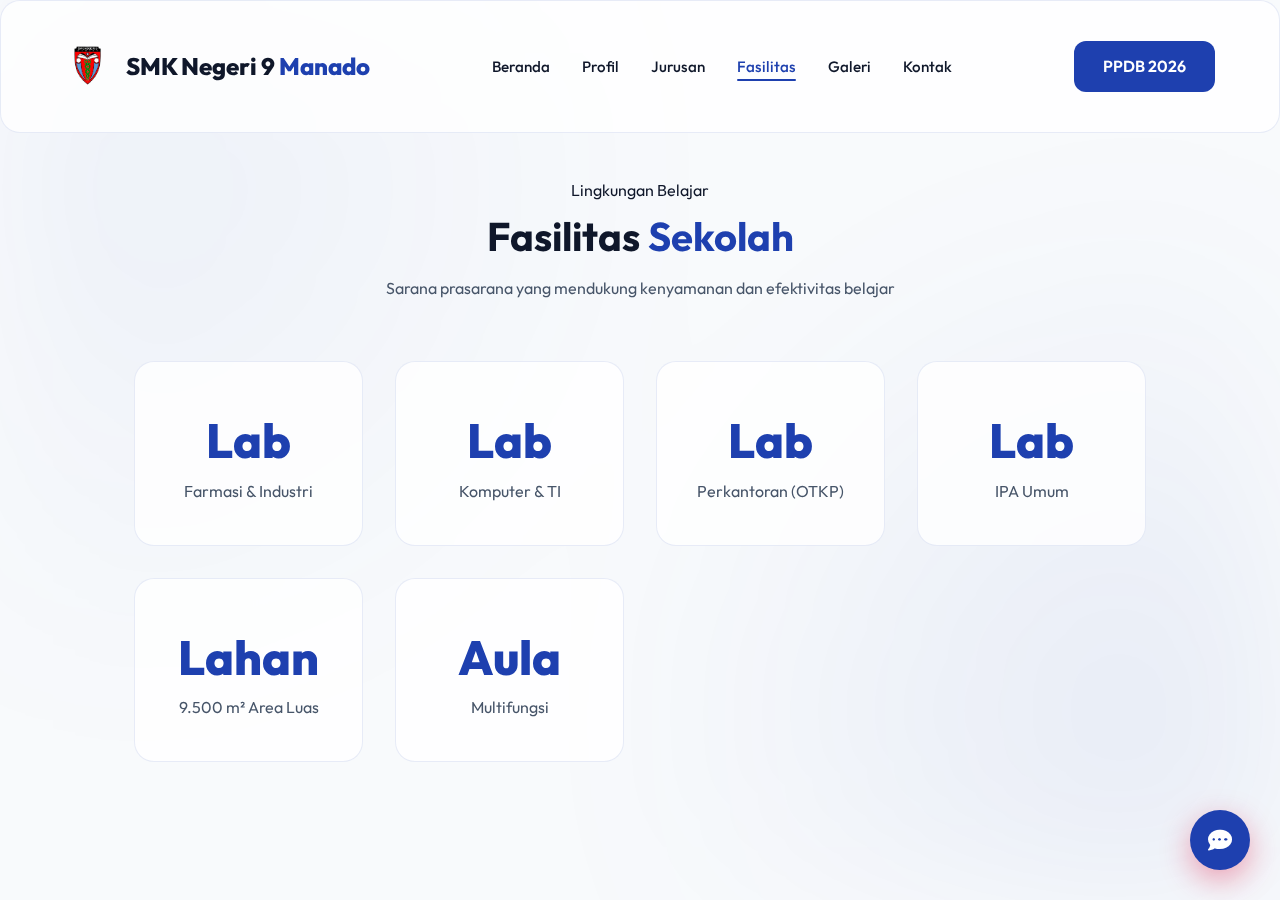
<file: fasilitas.html>
<!DOCTYPE html>
<html lang="id">

<head>
    <meta charset="UTF-8">
    <meta name="viewport" content="width=device-width, initial-scale=1.0">
    <title>Fasilitas | SMK Negeri 9 Manado</title>
    <link rel="stylesheet" href="style.css">
    <link rel="preconnect" href="https://fonts.googleapis.com">
    <link rel="preconnect" href="https://fonts.gstatic.com" crossorigin>
    <link href="https://fonts.googleapis.com/css2?family=Outfit:wght@300;400;500;600;700;800&display=swap"
        rel="stylesheet">
    <link rel="stylesheet" href="https://cdnjs.cloudflare.com/ajax/libs/font-awesome/6.4.0/css/all.min.css">
    <link rel="shortcut icon" href="kaaa.png" type="">
</head>

<body>
    <!-- Running Student Loader -->
    <div class="page-loader" id="pageLoader">
        <div class="loader-logo">SMECKNINE</div>
    </div>
    <div class="background-glow"></div>

    <nav class="navbar glass">
        <div class="nav-container">
            <a href="index.html" class="logo">
                <img src="kaaa.png" alt="Logo SMKN 9 Manado" class="navbar-logo">
                <span class="logo-text">SMK Negeri 9 <span>Manado</span></span>
            </a>
            <ul class="nav-links">
                <li><a href="index.html">Beranda</a></li>
                <li><a href="profil.html">Profil</a></li>
                <li><a href="jurusan.html">Jurusan</a></li>
                <li><a href="fasilitas.html">Fasilitas</a></li>
                <li><a href="galeri.html">Galeri</a></li>
                <li><a href="kontak.html">Kontak</a></li>
            </ul>
            <div class="menu-toggle" id="menuToggle">
                <i class="fas fa-bars"></i>
            </div>
            <div class="nav-cta">
                <a href="https://spmb.sulutprov.go.id" class="btn btn-primary">PPDB 2026</a>
            </div>
        </div>
    </nav>

    <section class="section" style="min-height: 100vh; display: flex; align-items: center;">
        <div class="container">
            <div class="section-header">
                <div class="badge">Lingkungan Belajar</div>
                <h2>Fasilitas <span>Sekolah</span></h2>
                <p>Sarana prasarana yang mendukung kenyamanan dan efektivitas belajar</p>
            </div>

            <div class="facilities-grid">
                <div class="facility-item glass reveal-item">
                    <span class="f-count">Lab</span>
                    <span class="f-label">Farmasi & Industri</span>
                </div>
                <div class="facility-item glass reveal-item">
                    <span class="f-count">Lab</span>
                    <span class="f-label">Komputer & TI</span>
                </div>
                <div class="facility-item glass reveal-item">
                    <span class="f-count">Lab</span>
                    <span class="f-label">Perkantoran (OTKP)</span>
                </div>
                <div class="facility-item glass reveal-item">
                    <span class="f-count">Lab</span>
                    <span class="f-label">IPA Umum</span>
                </div>
                <div class="facility-item glass reveal-item">
                    <span class="f-count">Lahan</span>
                    <span class="f-label">9.500 m&sup2; Area Luas</span>
                </div>
                <div class="facility-item glass reveal-item">
                    <span class="f-count">Aula</span>
                    <span class="f-label">Multifungsi</span>
                </div>
            </div>
        </div>
    </section>

    <script src="script.js"></script>
</body>

</html>
</file>
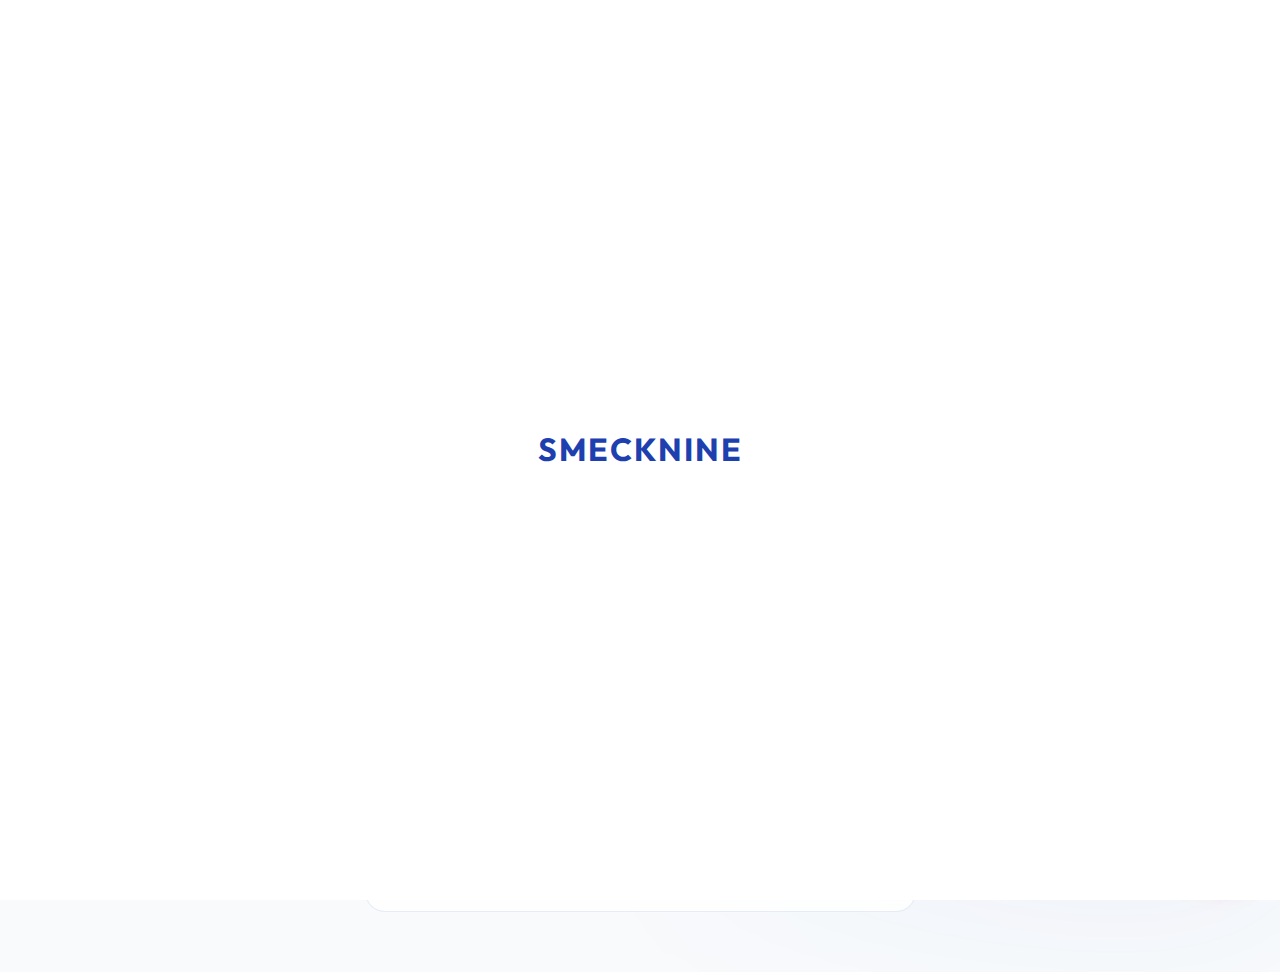
<file: kontak.html>
<!DOCTYPE html>
<html lang="id">

<head>
    <meta charset="UTF-8">
    <meta name="viewport" content="width=device-width, initial-scale=1.0">
    <title>Kontak | SMK Negeri 9 Manado</title>
    <link rel="stylesheet" href="style.css">
    <link rel="preconnect" href="https://fonts.googleapis.com">
    <link rel="preconnect" href="https://fonts.gstatic.com" crossorigin>
    <link href="https://fonts.googleapis.com/css2?family=Outfit:wght@300;400;500;600;700;800&display=swap"
        rel="stylesheet">
    <link rel="stylesheet" href="https://cdnjs.cloudflare.com/ajax/libs/font-awesome/6.4.0/css/all.min.css">
</head>

<body>
    <!-- Running Student Loader -->
    <div class="page-loader" id="pageLoader">
        <div class="loader-logo">SMECKNINE</div>
    </div>
    <div class="background-glow"></div>

    <nav class="navbar glass">
        <div class="nav-container">
            <a href="index.html" class="logo">
                <img src="kaaa.png" alt="Logo SMKN 9 Manado" class="navbar-logo">
                <span class="logo-text">SMK Negeri 9 <span>Manado</span></span>
            </a>
            <ul class="nav-links">
                <li><a href="index.html">Beranda</a></li>
                <li><a href="profil.html">Profil</a></li>
                <li><a href="jurusan.html">Jurusan</a></li>
                <li><a href="fasilitas.html">Fasilitas</a></li>
                <li><a href="galeri.html">Galeri</a></li>
                <li><a href="kontak.html">Kontak</a></li>
            </ul>
            <div class="menu-toggle" id="menuToggle">
                <i class="fas fa-bars"></i>
            </div>
            <div class="nav-cta">
                <a href="https://spmb.sulutprov.go.id" class="btn btn-primary">PPDB 2026</a>
            </div>
        </div>
    </nav>

    <section class="section" style="min-height: 100vh; display: flex; align-items: center;">
        <div class="container">
            <div class="section-header">
                <div class="badge">Hubungi Kami</div>
                <h2>Kontak <span>Resmi</span></h2>
                <p>Silakan hubungi kami untuk informasi PPDB, legalitas, atau kerjasama industri</p>
            </div>

            <div class="contact-wrapper">
                <div class="contact-info glass reveal-item">
                    <div class="info-box">
                        <i class="fas fa-phone-alt"></i>
                        <div>
                            <h4>Layanan PPDB</h4>
                            <p>0812-8378-8050 (Sekretariat)</p>
                        </div>
                    </div>
                    <div class="info-box">
                        <i class="fas fa-envelope"></i>
                        <div>
                            <h4>Email Resmi</h4>
                            <p>smkn9mdo@gmail.com</p>
                        </div>
                    </div>
                    <div class="info-box">
                        <i class="fas fa-globe"></i>
                        <div>
                            <h4>Media Sosial</h4>
                            <div class="social-links" style="justify-content: flex-start; margin-top: 1rem;">
                                <a href="https://facebook.com/SMKNegeri9ManadoOfficial" target="_blank"
                                    title="Facebook Official"><i class="fab fa-facebook-f"></i></a>
                                <a href="https://instagram.com/osissemecknine" target="_blank" title="Instagram OSIS"><i
                                        class="fab fa-instagram"></i></a>
                            </div>
                        </div>
                    </div>
                </div>

                <div class="contact-map glass reveal-item"
                    style="display: flex; flex-direction: column; justify-content: center; align-items: center; text-align: center;">
                    <i class="fas fa-map-marker-alt"
                        style="font-size: 4rem; color: var(--primary); margin-bottom: 1.5rem;"></i>
                    <h3>Lokasi Kampus</h3>
                    <p>Jl. Siswa No. 59, Taas, Tikala, Manado (95129)</p>
                    <a href="https://www.google.com/maps/search/SMK+Negeri+9+Manado" target="_blank"
                        class="btn btn-primary" style="margin-top: 1.5rem;">Buka Google Maps</a>
                </div>
            </div>
        </div>
    </section>

    <script src="script.js"></script>
</body>

</html>
</file>
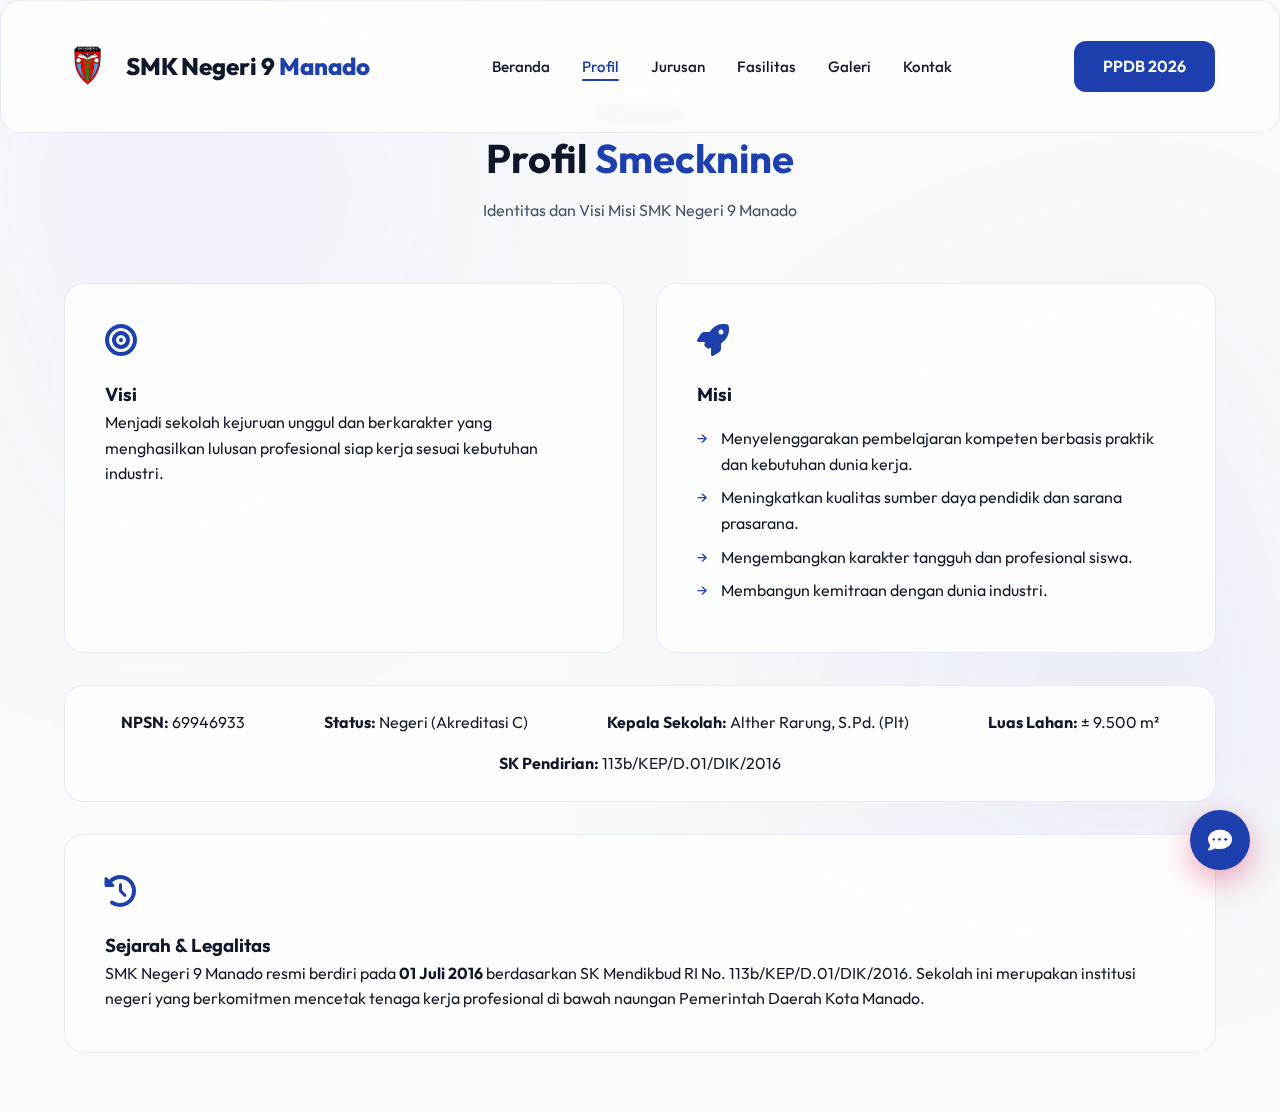
<file: profil.html>
<!DOCTYPE html>
<html lang="id">

<head>
    <meta charset="UTF-8">
    <meta name="viewport" content="width=device-width, initial-scale=1.0">
    <title>Profil Sekolah | SMK Negeri 9 Manado</title>
    <link rel="stylesheet" href="style.css">
    <link rel="preconnect" href="https://fonts.googleapis.com">
    <link rel="preconnect" href="https://fonts.gstatic.com" crossorigin>
    <link href="https://fonts.googleapis.com/css2?family=Outfit:wght@300;400;500;600;700;800&display=swap"
        rel="stylesheet">
    <link rel="stylesheet" href="https://cdnjs.cloudflare.com/ajax/libs/font-awesome/6.4.0/css/all.min.css">
</head>

<body>
    <!-- Running Student Loader -->
    <div class="page-loader" id="pageLoader">
        <div class="loader-logo">SMECKNINE</div>
    </div>
    <div class="background-glow"></div>

    <nav class="navbar glass">
        <div class="nav-container">
            <a href="index.html" class="logo">
                <img src="kaaa.png" alt="Logo SMKN 9 Manado" class="navbar-logo">
                <span class="logo-text">SMK Negeri 9 <span>Manado</span></span>
            </a>
            <ul class="nav-links">
                <li><a href="index.html">Beranda</a></li>
                <li><a href="profil.html">Profil</a></li>
                <li><a href="jurusan.html">Jurusan</a></li>
                <li><a href="fasilitas.html">Fasilitas</a></li>
                <li><a href="galeri.html">Galeri</a></li>
                <li><a href="kontak.html">Kontak</a></li>
            </ul>
            <div class="menu-toggle" id="menuToggle">
                <i class="fas fa-bars"></i>
            </div>
            <div class="nav-cta">
                <a href="https://spmb.sulutprov.go.id" class="btn btn-primary">PPDB 2026</a>
            </div>
        </div>
    </nav>

    <section class="section" style="min-height: 100vh; display: flex; align-items: center;">
        <div class="container">
            <div class="section-header">
                <div class="badge">Tentang Kami</div>
                <h2>Profil <span>Smecknine</span></h2>
                <p>Identitas dan Visi Misi SMK Negeri 9 Manado</p>
            </div>

            <div class="about-grid">
                <div class="about-card glass">
                    <i class="fas fa-bullseye card-icon"></i>
                    <h3>Visi</h3>
                    <p>Menjadi sekolah kejuruan unggul dan berkarakter yang menghasilkan lulusan profesional siap kerja
                        sesuai kebutuhan industri.</p>
                </div>
                <div class="about-card glass">
                    <i class="fas fa-rocket card-icon"></i>
                    <h3>Misi</h3>
                    <ul>
                        <li>Menyelenggarakan pembelajaran kompeten berbasis praktik dan kebutuhan dunia kerja.</li>
                        <li>Meningkatkan kualitas sumber daya pendidik dan sarana prasarana.</li>
                        <li>Mengembangkan karakter tangguh dan profesional siswa.</li>
                        <li>Membangun kemitraan dengan dunia industri.</li>
                    </ul>
                </div>
            </div>

            <div class="identity-list glass reveal-item" style="margin-top: 2rem;">
                <div class="identity-item"><strong>NPSN:</strong> 69946933</div>
                <div class="identity-item"><strong>Status:</strong> Negeri (Akreditasi C)</div>
                <div class="identity-item"><strong>Kepala Sekolah:</strong> Alther Rarung, S.Pd. (Plt)</div>
                <div class="identity-item"><strong>Luas Lahan:</strong> &plusmn; 9.500 m&sup2;</div>
                <div class="identity-item"><strong>SK Pendirian:</strong> 113b/KEP/D.01/DIK/2016</div>
            </div>

            <div class="about-card glass reveal-item" style="margin-top: 2rem; width: 100%;">
                <i class="fas fa-history card-icon"></i>
                <h3>Sejarah & Legalitas</h3>
                <p>SMK Negeri 9 Manado resmi berdiri pada <strong>01 Juli 2016</strong> berdasarkan SK Mendikbud RI No.
                    113b/KEP/D.01/DIK/2016. Sekolah ini merupakan institusi negeri yang berkomitmen mencetak tenaga
                    kerja profesional di bawah naungan Pemerintah Daerah Kota Manado.</p>
            </div>
        </div>
    </section>

    <script src="script.js"></script>
</body>

</html>
</file>
<file: style.css>
:root {
    --primary: #1e40af;
    /* Academic Blue */
    --primary-hover: #1e3a8a;
    --secondary: #fbbf24;
    /* Golden Accent */
    --accent: #1d4ed8;
    --bg-dark: #f8fafc;
    /* Light Theme for School */
    --bg-dim: #f1f5f9;
    --text-main: #0f172a;
    --text-muted: #475569;
    --glass-bg: rgba(255, 255, 255, 0.8);
    --glass-border: rgba(30, 64, 175, 0.1);
    --glass-accent: rgba(30, 64, 175, 0.05);
}

* {
    margin: 0;
    padding: 0;
    box-sizing: border-box;
    scroll-behavior: smooth;
}

body {
    font-family: 'Outfit', sans-serif;
    background-color: var(--bg-dark);
    color: var(--text-main);
    line-height: 1.6;
    overflow-x: hidden;
    animation: fadeIn 0.8s ease-out;
}

@keyframes fadeIn {
    from {
        opacity: 0;
    }

    to {
        opacity: 1;
    }
}

@keyframes slideUp {
    from {
        opacity: 0;
        transform: translateY(30px);
    }

    to {
        opacity: 1;
        transform: translateY(0);
    }
}

.container {
    max-width: 1200px;
    margin: 0 auto;
    padding: 0 1.5rem;
}

/* Simple Fade Transition */
.page-loader {
    position: fixed;
    top: 0;
    left: 0;
    width: 100%;
    height: 100%;
    background: white;
    z-index: 9999;
    display: flex;
    justify-content: center;
    align-items: center;
    transition: opacity 0.5s ease-out, visibility 0.5s;
}

.loader-logo {
    color: var(--primary);
    font-size: 2rem;
    font-weight: 700;
    letter-spacing: 2px;
}

.page-loader.hidden {
    opacity: 0;
    visibility: hidden;
}

/* Background Decoration */
.background-glow {
    position: fixed;
    top: 0;
    left: 0;
    width: 100%;
    height: 100%;
    background: radial-gradient(circle at 10% 20%, rgba(30, 64, 175, 0.05) 0%, transparent 40%),
        radial-gradient(circle at 90% 80%, rgba(30, 64, 175, 0.08) 0%, transparent 40%);
    z-index: -1;
    filter: blur(80px);
}

/* Navbar */
.navbar {
    position: fixed;
    top: 0;
    width: 100%;
    z-index: 1000;
    padding: 1.2rem 0;
    background: transparent;
    backdrop-filter: blur(0px);
    border-bottom: 1px solid transparent;
    transition: all 0.4s cubic-bezier(0.4, 0, 0.2, 1);
}

.navbar-scrolled {
    padding: 0.8rem 0;
    background: rgba(2, 6, 23, 0.8) !important;
    backdrop-filter: blur(20px) !important;
    border-bottom: 1px solid var(--glass-border) !important;
    box-shadow: 0 10px 30px rgba(0, 0, 0, 0.3);
}

.nav-container {
    max-width: 1200px;
    margin: 0 auto;
    display: flex;
    justify-content: space-between;
    align-items: center;
    padding: 0 1.5rem;
}

.logo {
    display: flex;
    align-items: center;
    gap: 1rem;
    text-decoration: none;
    color: inherit;
}

.navbar-logo {
    height: 45px;
    width: auto;
    object-fit: contain;
}

.logo-text {
    font-size: 1.5rem;
    font-weight: 800;
}

.logo-text span {
    color: var(--primary);
}

.nav-links {
    display: flex;
    list-style: none;
    gap: 2rem;
}

.nav-links a {
    text-decoration: none;
    color: var(--text-main);
    font-size: 0.95rem;
    font-weight: 500;
    transition: 0.3s;
}

.nav-links a:hover,
.nav-links a.active {
    color: var(--primary);
}

.nav-links a.active {
    position: relative;
}

.nav-links a.active::after {
    content: '';
    position: absolute;
    bottom: -5px;
    left: 0;
    width: 100%;
    height: 2px;
    background: var(--primary);
    border-radius: 2px;
    animation: scaleX 0.3s ease-out forwards;
}

@keyframes scaleX {
    from {
        transform: scaleX(0);
    }

    to {
        transform: scaleX(1);
    }
}

/* Hero Section */
.hero-section {
    padding-top: 180px;
    padding-bottom: 100px;
    text-align: center;
    animation: slideUp 1s ease-out both;
}

.glow-text {
    font-size: clamp(2.5rem, 8vw, 4.5rem);
    font-weight: 800;
    line-height: 1.1;
    margin: 1.5rem 0;
}

.glow-text span {
    background: linear-gradient(135deg, var(--primary), var(--secondary));
    -webkit-background-clip: text;
    background-clip: text;
    -webkit-text-fill-color: transparent;
}

/* Principal Section */
.principal-section {
    padding: 100px 0;
    background: white;
}

.principal-grid {
    display: grid;
    grid-template-columns: 400px 1fr;
    gap: 4rem;
    align-items: center;
}

.principal-img-container {
    position: relative;
    border-radius: 30px;
    overflow: hidden;
    box-shadow: 20px 20px 0 var(--glass-accent);
}

.principal-img {
    width: 100%;
    display: block;
}

.principal-quote {
    font-size: 1.5rem;
    font-weight: 600;
    color: var(--primary);
    line-height: 1.4;
    margin-bottom: 2rem;
    position: relative;
    padding-left: 2rem;
}

.principal-quote::before {
    content: '"';
    position: absolute;
    left: 0;
    top: -10px;
    font-size: 4rem;
    opacity: 0.2;
}

.principal-name {
    margin-top: 2rem;
}

.principal-name h4 {
    font-size: 1.2rem;
    color: var(--text-main);
}

.principal-name p {
    color: var(--primary);
    font-weight: 600;
    font-size: 0.9rem;
}

.hero-subtitle {
    max-width: 700px;
    margin: 0 auto 3rem;
    font-size: 1.1rem;
    color: var(--text-muted);
}

.hero-stats {
    display: flex;
    justify-content: center;
    gap: 4rem;
    margin-top: 4rem;
}

.stat-item {
    display: flex;
    flex-direction: column;
}

.stat-number {
    font-size: 2.5rem;
    font-weight: 800;
    color: var(--primary);
}

.stat-label {
    font-size: 0.9rem;
    color: var(--text-muted);
}

/* Common Section Styles */
.section {
    padding: 100px 0 60px;
    position: relative;
}

.page-header {
    padding: 160px 0 60px;
    text-align: center;
    background: linear-gradient(to bottom, var(--glass-accent), transparent);
}

.reveal-item {
    opacity: 0;
    transform: translateY(30px);
    transition: all 0.8s cubic-bezier(0.4, 0, 0.2, 1);
}

.reveal-item.visible {
    opacity: 1;
    transform: translateY(0);
}

.bg-dim {
    background-color: var(--bg-dim);
}

.section-header {
    text-align: center;
    margin-bottom: 60px;
}

.section-header h2 {
    font-size: 2.5rem;
    font-weight: 700;
}

.section-header h2 span {
    color: var(--primary);
}

.section-header p {
    color: var(--text-muted);
    margin-top: 0.5rem;
}

/* Cards & Glassmorphism */
.glass {
    background: var(--glass-bg);
    border: 1px solid var(--glass-border);
    backdrop-filter: blur(10px);
    border-radius: 20px;
    padding: 2.5rem;
}

.glass-hover {
    background: var(--glass-bg);
    border: 1px solid var(--glass-border);
    backdrop-filter: blur(10px);
    border-radius: 20px;
    padding: 2rem;
    transition: 0.3s;
}

.glass-hover:hover {
    border-color: var(--primary);
    transform: translateY(-10px);
    background: rgba(225, 29, 72, 0.05);
}

/* About Grid */
.about-grid {
    display: grid;
    grid-template-columns: 1fr 1fr;
    gap: 2rem;
    margin-bottom: 2rem;
}

.card-icon {
    font-size: 2rem;
    color: var(--primary);
    margin-bottom: 1.5rem;
}

.about-card ul {
    list-style: none;
    margin-top: 1rem;
}

.about-card ul li {
    padding-left: 1.5rem;
    position: relative;
    margin-bottom: 0.5rem;
}

.about-card ul li::before {
    content: '→';
    position: absolute;
    left: 0;
    color: var(--primary);
}

.identity-list {
    display: flex;
    justify-content: space-around;
    padding: 1.5rem;
    flex-wrap: wrap;
    gap: 1rem;
}

/* Majors Grid */
.majors-grid {
    display: grid;
    grid-template-columns: repeat(auto-fit, minmax(250px, 1fr));
    gap: 2rem;
}

.major-image-container {
    width: 100%;
    height: 180px;
    border-radius: 12px;
    overflow: hidden;
    margin-bottom: 1.5rem;
}

.major-image {
    width: 100%;
    height: 100%;
    object-fit: cover;
    transition: transform 0.5s ease;
}

.major-card:hover .major-image {
    transform: scale(1.1);
}

.major-icon {
    width: 60px;
    height: 60px;
    background: var(--primary);
    border-radius: 12px;
    display: flex;
    align-items: center;
    justify-content: center;
    font-size: 1.5rem;
    margin-bottom: 1.5rem;
}

/* Buttons */
.btn {
    padding: 0.8rem 1.5rem;
    border-radius: 12px;
    font-weight: 600;
    text-decoration: none;
    transition: all 0.3s;
    cursor: pointer;
    display: inline-flex;
    align-items: center;
    justify-content: center;
    border: none;
}

.btn-primary {
    background: var(--primary);
    color: white;
}

.btn-primary:hover {
    background: var(--primary-hover);
    transform: translateY(-2px);
    box-shadow: 0 5px 15px rgba(30, 64, 175, 0.3);
}

/* Footer */
.main-footer,
.footer {
    padding: 60px 0;
    background: var(--bg-dim);
    color: var(--text-muted);
    border-top: 1px solid var(--glass-border);
}

/* Facilities */
.facilities-grid {
    display: grid;
    grid-template-columns: repeat(4, 1fr);
    gap: 2rem;
}

.facility-item {
    text-align: center;
}

.f-count {
    display: block;
    font-size: 3rem;
    font-weight: 800;
    color: var(--primary);
}

.f-label {
    color: var(--text-muted);
}

/* Buttons */
.btn {
    padding: 0.8rem 1.8rem;
    border-radius: 12px;
    font-family: inherit;
    font-weight: 600;
    cursor: pointer;
    transition: 0.3s;
    text-decoration: none;
    display: inline-block;
}

.btn-primary {
    background: var(--primary);
    color: white;
    border: none;
}

.btn-primary:hover {
    background: var(--primary-hover);
    box-shadow: 0 0 20px rgba(225, 29, 72, 0.4);
}

/* Reveal Animation */
.reveal-item {
    opacity: 0;
    transform: translateY(30px);
    transition: all 0.8s cubic-bezier(0.4, 0, 0.2, 1);
}

.reveal-item.visible {
    opacity: 1;
    transform: translateY(0);
}

.about-card:nth-child(2) {
    transition-delay: 0.2s;
}

.major-card:nth-child(2) {
    transition-delay: 0.1s;
}

.major-card:nth-child(3) {
    transition-delay: 0.2s;
}

.major-card:nth-child(4) {
    transition-delay: 0.3s;
}

.major-card:nth-child(5) {
    transition-delay: 0.4s;
}

/* Bot Assistant Styles */
.bot-container {
    position: fixed;
    bottom: 30px;
    right: 30px;
    z-index: 2000;
    display: flex;
    flex-direction: column;
    align-items: flex-end;
    pointer-events: none;
}

.bot-container * {
    pointer-events: auto;
}

.bot-avatar {
    width: 60px;
    height: 60px;
    background: var(--primary);
    border-radius: 50%;
    display: flex;
    align-items: center;
    justify-content: center;
    font-size: 1.5rem;
    color: white;
    box-shadow: 0 10px 30px rgba(225, 29, 72, 0.4);
    cursor: pointer;
    transition: transform 0.3s cubic-bezier(0.175, 0.885, 0.32, 1.275);
}

.bot-avatar:hover {
    transform: scale(1.1);
}

.bot-message-bubble {
    background: #ffffff;
    border: 1px solid var(--primary);
    border-radius: 20px 20px 0 20px;
    padding: 1.2rem;
    width: 320px;
    margin-bottom: 15px;
    box-shadow: 0 15px 50px rgba(0, 0, 0, 0.2);
    opacity: 0;
    visibility: hidden;
    transform: translateY(20px) scale(0.95);
    transition: all 0.4s cubic-bezier(0.4, 0, 0.2, 1);
    color: #1e293b;
    display: flex;
    flex-direction: column;
}

.bot-message-bubble.active {
    opacity: 1;
    visibility: visible;
    transform: translateY(0) scale(1);
}

.bot-placeholder {
    font-style: italic;
    color: var(--text-muted);
}

.chat-history {
    max-height: 250px;
    overflow-y: auto;
    margin: 10px 0;
    padding: 10px;
    background: #f8fafc;
    border-radius: 12px;
    display: flex;
    flex-direction: column;
    gap: 8px;
}

.chat-history::-webkit-scrollbar {
    width: 4px;
}

.chat-history::-webkit-scrollbar-thumb {
    background: var(--primary);
    border-radius: 10px;
}

.bot-content {
    font-size: 0.95rem;
    color: #1e293b !important;
    line-height: 1.6;
}

.user-msg {
    align-self: flex-end;
    background: var(--primary);
    color: #ffffff !important;
    padding: 10px 14px;
    border-radius: 15px 15px 0 15px;
    font-size: 0.9rem;
    margin-bottom: 8px;
    box-shadow: 0 2px 5px rgba(0, 0, 0, 0.1);
}

.bot-msg {
    align-self: flex-start;
    background: #f1f5f9;
    color: #1e293b !important;
    padding: 10px 14px;
    border-radius: 15px 15px 15px 0;
    font-size: 0.9rem;
    margin-bottom: 8px;
    border: 1px solid #e2e8f0;
}

.bot-header {
    display: flex;
    justify-content: space-between;
    align-items: center;
    margin-bottom: 10px;
    border-bottom: 1px solid var(--glass-border);
    padding-bottom: 8px;
}

.bot-name {
    font-weight: 700;
    color: var(--primary);
    font-size: 0.9rem;
}

.bot-content {
    font-size: 0.9rem;
    color: #1e293b;
    line-height: 1.5;
}

.chat-input-container {
    display: flex;
    gap: 8px;
    margin-top: 10px;
}

.chat-input {
    flex: 1;
    border: 1px solid #e2e8f0;
    border-radius: 8px;
    padding: 8px 12px;
    font-size: 0.85rem;
    outline: none;
}

.chat-input:focus {
    border-color: var(--primary);
}

.btn-send {
    background: var(--primary);
    color: white;
    border: none;
    border-radius: 8px;
    width: 35px;
    height: 35px;
    cursor: pointer;
}

.bot-actions {
    display: flex;
    gap: 10px;
    margin-top: 15px;
}

.btn-sm {
    padding: 0.5rem 1rem;
    font-size: 0.8rem;
    border-radius: 8px;
}

.btn-skip {
    background: transparent;
    border: 1px solid var(--glass-border);
    color: var(--text-muted);
}

.btn-skip:hover {
    background: rgba(255, 255, 255, 0.05);
    color: var(--text-main);
}

/* Tour Highlight */
.tour-highlight {
    position: relative;
    z-index: 2001 !important;
    outline: 4px solid var(--primary);
    outline-offset: 5px;
    background: var(--bg-dark);
    box-shadow: 0 0 0 5000px rgba(0, 0, 0, 0.8) !important;
    border-radius: 12px;
}

.tour-overlay {
    position: fixed;
    top: 0;
    left: 0;
    width: 100%;
    height: 100%;
    background: transparent;
    z-index: 1999;
    opacity: 0;
    pointer-events: none;
}

.tour-overlay.active {
    opacity: 1;
    pointer-events: auto;
}

/* Responsive Bot */
@media (max-width: 768px) {
    .bot-container {
        bottom: 20px;
        right: 20px;
    }

    .bot-message-bubble {
        width: 250px;
    }
}

/* Gallery Section */
.gallery-grid {
    display: grid;
    grid-template-columns: repeat(auto-fill, minmax(300px, 1fr));
    gap: 20px;
    padding: 20px 0;
}

.gallery-item {
    position: relative;
    border-radius: 20px;
    overflow: hidden;
    height: 250px;
    cursor: pointer;
    box-shadow: 0 10px 30px rgba(0, 0, 0, 0.1);
}

.gallery-item img {
    width: 100%;
    height: 100%;
    object-fit: cover;
    transition: transform 0.5s cubic-bezier(0.4, 0, 0.2, 1);
}

.gallery-item:hover img {
    transform: scale(1.1);
}

.gallery-overlay {
    position: absolute;
    bottom: 0;
    left: 0;
    width: 100%;
    padding: 20px;
    background: linear-gradient(transparent, rgba(0, 0, 0, 0.8));
    color: white;
    opacity: 0;
    transition: opacity 0.3s;
}

.gallery-item:hover .gallery-overlay {
    opacity: 1;
}

.gallery-overlay h4 {
    font-size: 1rem;
    margin-bottom: 5px;
}

.gallery-overlay p {
    font-size: 0.8rem;
    opacity: 0.8;
}

.filter-container {
    display: flex;
    justify-content: center;
    gap: 15px;
    margin-bottom: 40px;
    flex-wrap: wrap;
}

.filter-btn {
    padding: 10px 25px;
    border-radius: 99px;
    background: white;
    border: 1px solid var(--primary);
    color: var(--primary);
    font-weight: 600;
    cursor: pointer;
    transition: all 0.3s;
}

.filter-btn.active,
.filter-btn:hover {
    background: var(--primary);
    color: white;
}

/* Responsive Design */
@media (max-width: 1024px) {
    .container {
        padding: 0 2rem;
    }

    .principal-grid {
        grid-template-columns: 1fr;
        gap: 2rem;
        text-align: center;
    }

    .principal-img-container {
        max-width: 300px;
        margin: 0 auto;
    }
}

@media (max-width: 768px) {
    .nav-links {
        display: none;
        /* Hide standard links */
    }

    .nav-container {
        justify-content: space-between;
    }

    .logo-text {
        font-size: 1.2rem;
    }

    .hero-section {
        padding-top: 140px;
        padding-bottom: 60px;
    }

    .glow-text {
        font-size: 2.2rem;
    }

    .hero-stats {
        gap: 2rem;
        flex-wrap: wrap;
    }

    .about-grid {
        grid-template-columns: 1fr;
    }

    .majors-grid {
        grid-template-columns: 1fr;
    }

    .facilities-grid {
        grid-template-columns: repeat(2, 1fr);
    }

    .contact-wrapper {
        flex-direction: column;
    }

    .contact-info,
    .contact-map {
        width: 100%;
    }

    /* Mobile Menu Toggle Button (Visible only on mobile) */
    .menu-toggle {
        display: block;
        font-size: 1.5rem;
        cursor: pointer;
        color: var(--text-main);
    }

    /* Mobile active navbar links */
    .nav-links.mobile-active {
        display: flex;
        position: fixed;
        top: 80px;
        left: 0;
        width: 100%;
        background: white;
        flex-direction: column;
        padding: 2rem;
        gap: 1.5rem;
        border-bottom: 1px solid var(--glass-border);
        box-shadow: 0 10px 30px rgba(0, 0, 0, 0.1);
        z-index: 999;
    }

    .nav-cta {
        display: none;
        /* Hide PPDB on small mobile if needed, or adjust */
    }
}

@media (max-width: 480px) {
    .section-header h2 {
        font-size: 1.8rem;
    }

    .facilities-grid {
        grid-template-columns: 1fr;
    }

    .gallery-grid {
        grid-template-columns: 1fr;
    }

    .stat-number {
        font-size: 2rem;
    }
}

/* Base Hidden Menu Toggle */
.menu-toggle {
    display: none;
}
</file>
